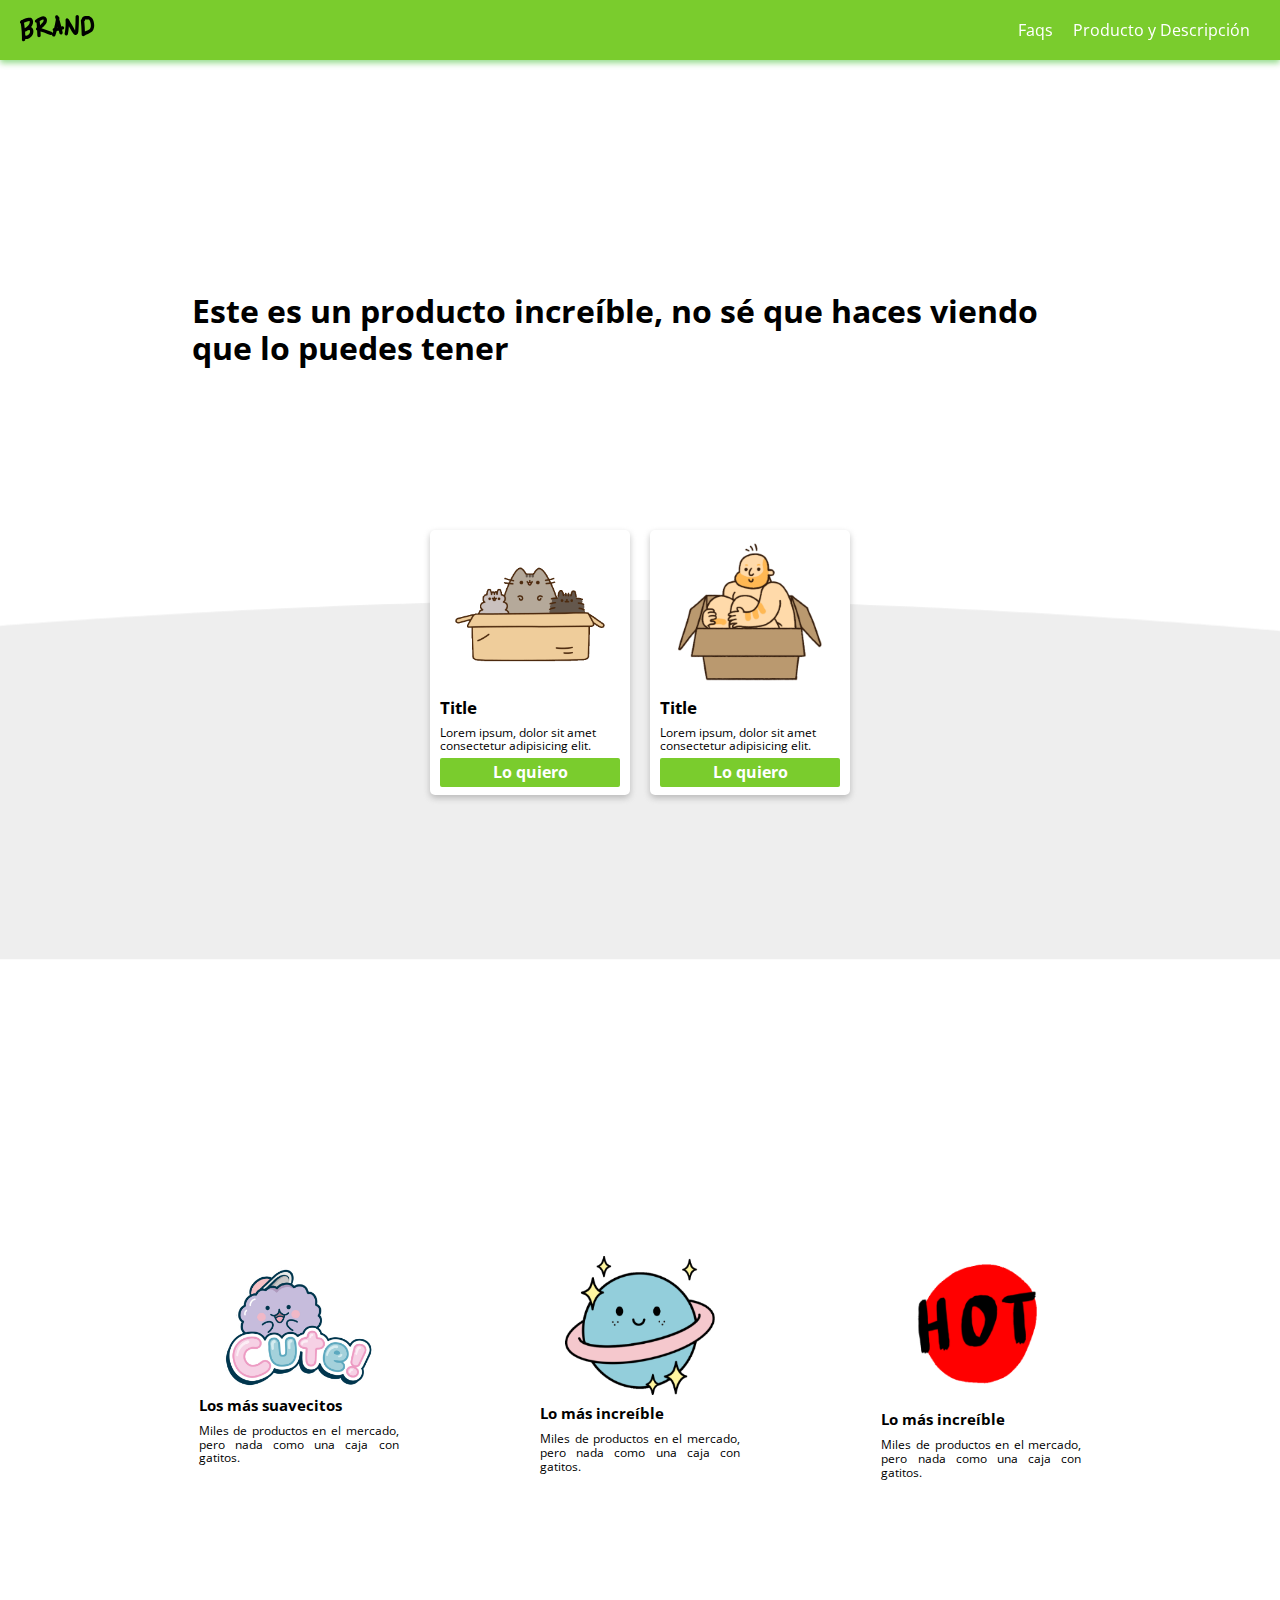
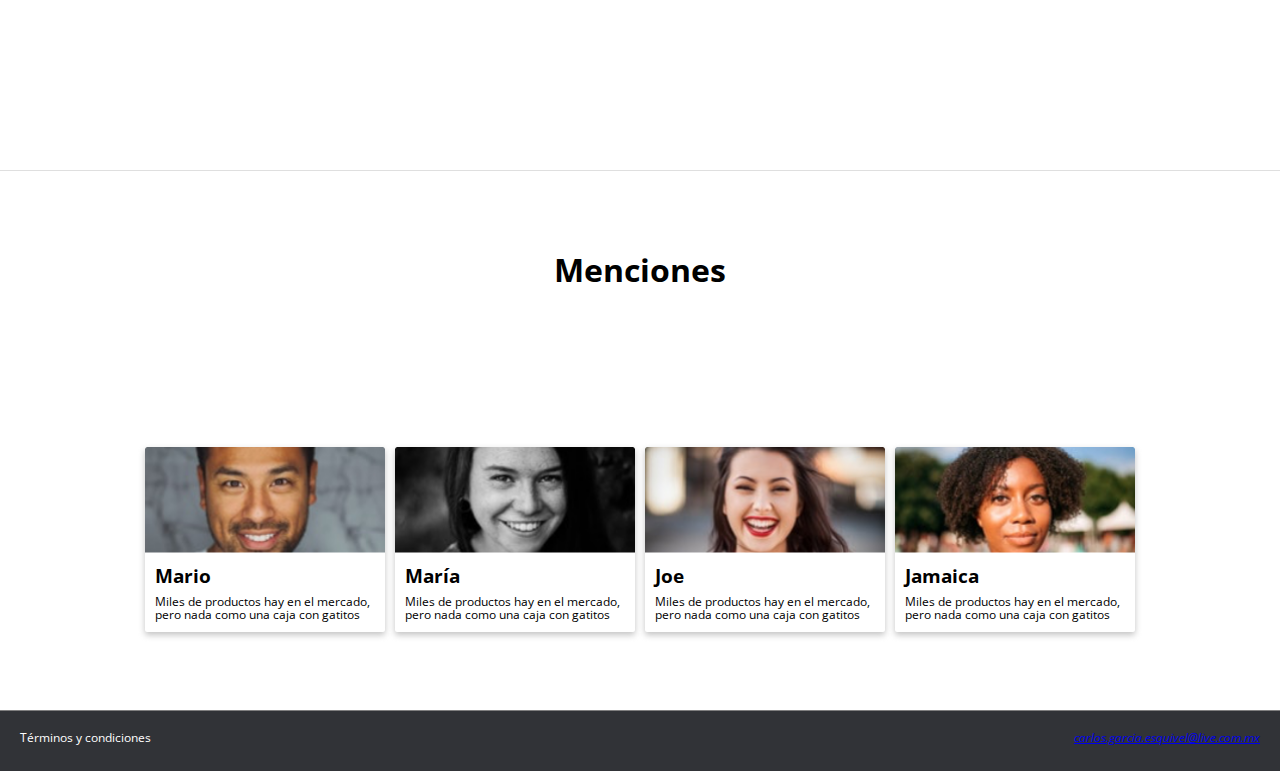
<file: index.html>
<!DOCTYPE html>
<html lang="es">
  <head>
    <meta charset="UTF-8" />
    <meta name="viewport" content="width=device-width, initial-scale=1.0" />
    <meta http-equiv="X-UA-Compatible" content="ie=edge" />
    <title>Curso de HTML y CSS</title>
    <link rel="stylesheet" href="src/css/normalize.css" />
    <link rel="stylesheet" href="src/css/styles.css" />
    <link rel="stylesheet" href="src/css/mobile.css" />
    <link rel="stylesheet" href="src/css/animations.css" />
  </head>

  <body>
    <header class="fadeInDown">
      <nav>
        <section id="brand">
          <a href="index.html">
            <img src="src/images/logo.png" alt="Brand" />
          </a>
        </section>
        <section id="menu">
          <ul>
            <li><a href="#">Faqs</a></li>
            <li><a href="products.html">Producto y Descripción</a></li>
          </ul>
        </section>
      </nav>
    </header>
    <main>
      <h1 class="fadeIn">
        Este es un producto increíble, no sé que haces viendo que lo puedes
        tener
      </h1>
    </main>
    <section id="products_container">
      <div class="card fadeInUp">
        <div class="img_container">
          <img src="src/images/box2.png" alt="" />
        </div>
        <h2>Title</h2>
        <p>Lorem ipsum, dolor sit amet consectetur adipisicing elit.</p>
        <a href="venta.html">Lo quiero</a>
      </div>
      <div class="card fadeInUp">
        <div class="img_container">
          <img src="src/images/box1.png" alt="" />
        </div>
        <h2>Title</h2>
        <p>Lorem ipsum, dolor sit amet consectetur adipisicing elit.</p>
        <a href="venta.html">Lo quiero</a>
      </div>
    </section>
    <section id="section_two">
      <div class="card_two">
        <div class="img_container">
          <img src="src/images/b1.png" alt="" />
        </div>
        <h2>Los más suavecitos</h2>
        <p>
          Miles de productos en el mercado, pero nada como una caja con gatitos.
        </p>
      </div>
      <div class="card_two">
        <div class="img_container">
          <img src="src/images/b2.png" alt="" />
        </div>
        <h2>Lo más increíble</h2>
        <p>
          Miles de productos en el mercado, pero nada como una caja con gatitos.
        </p>
      </div>
      <div class="card_two">
        <div class="img_container">
          <img src="src/images/b3.png" alt="" />
        </div>
        <h2>Lo más increíble</h2>
        <p>
          Miles de productos en el mercado, pero nada como una caja con gatitos.
        </p>
      </div>
    </section>
    <div class="separator"></div>
    <section id="mentions">
      <h1>Menciones</h1>
      <div class="mentions-container">
        <div class="mention">
          <div class="img_container">
            <img src="src/images/p1.png" alt="" />
          </div>
          <div class="info-container">
            <h3>Mario</h3>
            <p>
              Miles de productos hay en el mercado, pero nada como una caja con
              gatitos
            </p>
          </div>
        </div>
        <div class="mention">
          <div class="img_container">
            <img src="src/images/p2.png" alt="" />
          </div>
          <div class="info-container">
            <h3>María</h3>
            <p>
              Miles de productos hay en el mercado, pero nada como una caja con
              gatitos
            </p>
          </div>
        </div>
        <div class="mention">
          <div class="img_container">
            <img src="src/images/p3.png" alt="" />
          </div>
          <div class="info-container">
            <h3>Joe</h3>
            <p>
              Miles de productos hay en el mercado, pero nada como una caja con
              gatitos
            </p>
          </div>
        </div>
        <div class="mention">
          <div class="img_container">
            <img src="src/images/p4.png" alt="" />
          </div>
          <div class="info-container">
            <h3>Jamaica</h3>
            <p>
              Miles de productos hay en el mercado, pero nada como una caja con
              gatitos
            </p>
          </div>
        </div>
      </div>
    </section>
    <footer>
      <span>Términos y condiciones</span>
      <address>
        <a href="mailto:carlos.garcia.esquivel@live.com.mx"
          >carlos.garcia.esquivel@live.com.mx</a
        >
      </address>
    </footer>
  </body>
</html>
</file>
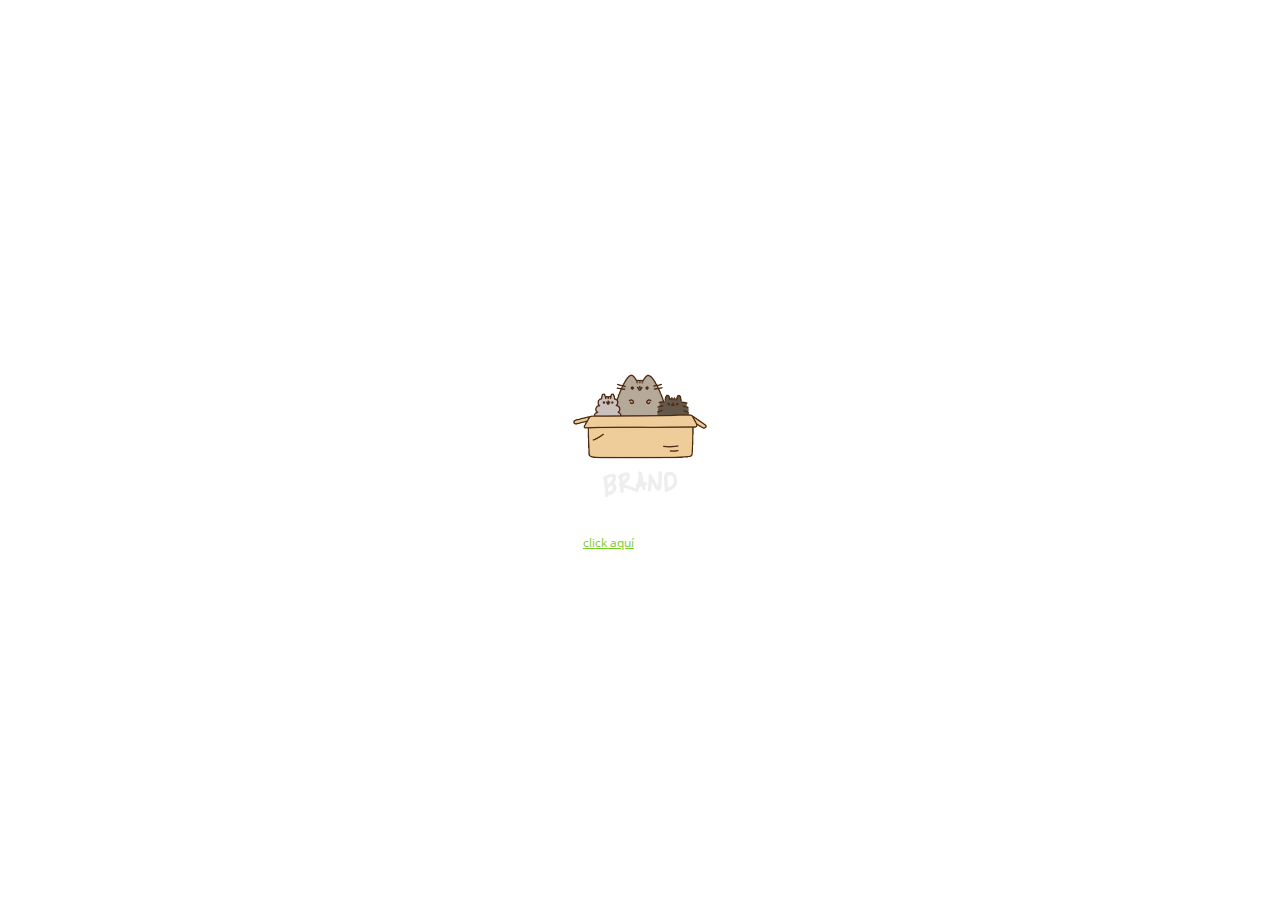
<file: exito.html>
<!DOCTYPE html>
<html lang="es">
  <head>
    <meta charset="UTF-8" />
    <meta name="viewport" content="width=device-width, initial-scale=1.0" />
    <meta http-equiv="X-UA-Compatible" content="ie=edge" />
    <link rel="stylesheet" href="src/css/normalize.css" />
    <link rel="stylesheet" href="src/css/styles.css" />
    <link rel="stylesheet" href="src/css/animations.css" />
    <link rel="stylesheet" href="src/css/paypal.css" />
    <title>Éxito</title>
  </head>
  <body>
    <div class="content-paypal-success">
      <img src="src/images/box_brand.png" alt="Box brand" />
      <h3>!Yay¡, Tu compra se realizo con éxito.</h3>
      <p>Haz <a href="index.html">click aquí</a> para ir al home</p>
    </div>
  </body>
</html>
</file>
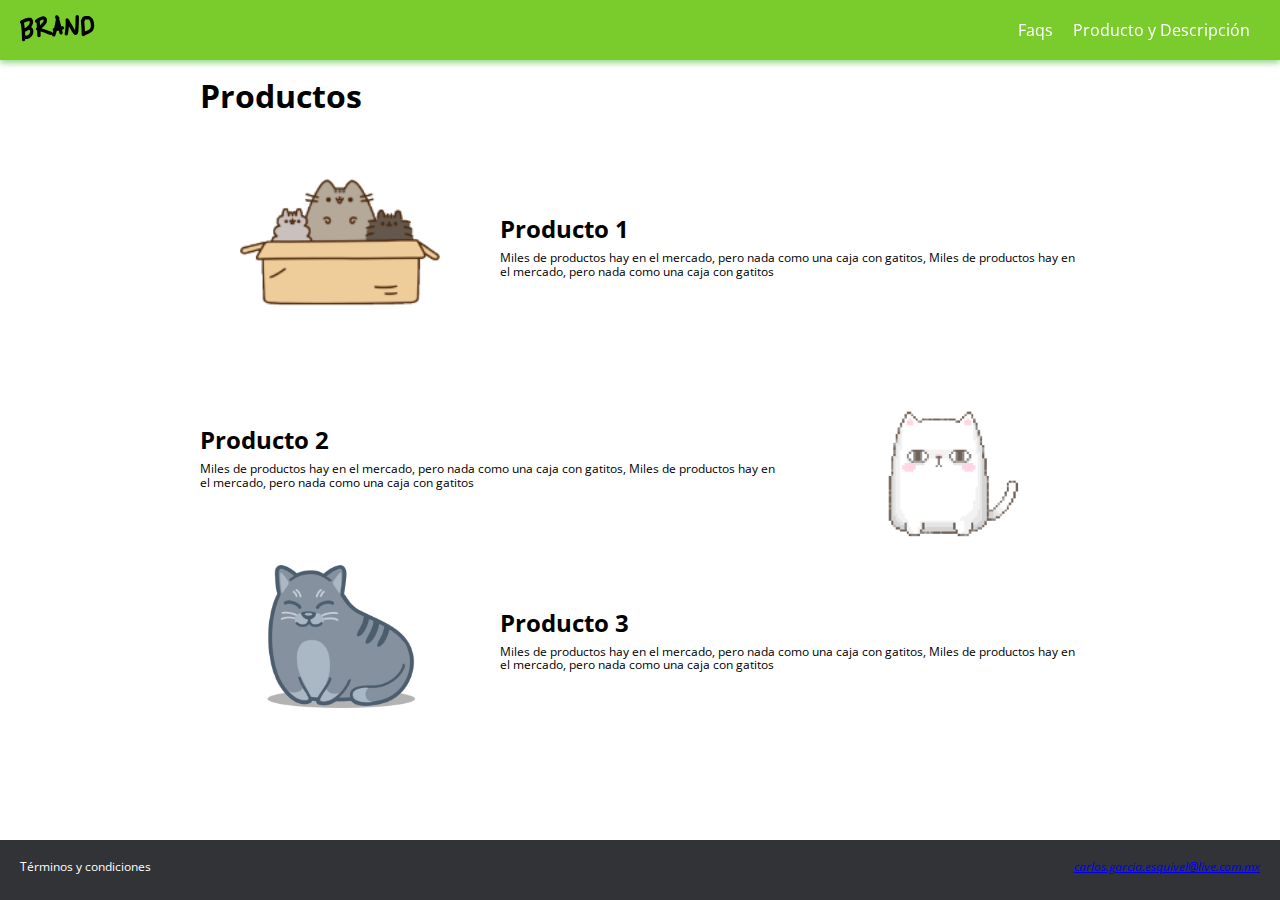
<file: products.html>
<!DOCTYPE html>
<html lang="es">
  <head>
    <meta charset="UTF-8" />
    <meta name="viewport" content="width=device-width, initial-scale=1.0" />
    <meta http-equiv="X-UA-Compatible" content="ie=edge" />
    <title>Curso de HTML y CSS</title>
    <link rel="stylesheet" href="src/css/normalize.css" />
    <link rel="stylesheet" href="src/css/styles.css" />
    <link rel="stylesheet" href="src/css/mobile.css" />
    <link rel="stylesheet" href="src/css/animations.css" />
    <link rel="stylesheet" href="src/css/grid.css" />
    <link rel="stylesheet" href="src/css/products.css" />
  </head>

  <body>
    <header class="fadeInDown">
      <nav>
        <section id="brand">
          <a href="index.html">
            <img src="src/images/logo.png" alt="" />
          </a>
        </section>
        <section id="menu">
          <ul>
            <li><a href="#">Faqs</a></li>
            <li><a href="#">Producto y Descripción</a></li>
          </ul>
        </section>
      </nav>
    </header>
    <div class="container">
      <div class="row">
        <div class="col-12">
          <h1>Productos</h1>
        </div>
      </div>
      <div class="row">
        <div class="col-4">
          <img src="src/images/box2.png" width="200" alt="Producto 1" />
        </div>
        <div class="col-8 product">
          <h2>Producto 1</h2>
          <p>
            Miles de productos hay en el mercado, pero nada como una caja con
            gatitos, Miles de productos hay en el mercado, pero nada como una
            caja con gatitos
          </p>
        </div>
      </div>
      <div class="row">
        <div class="col-4">
          <img src="src/images/ben2.png" width="200" alt="Producto 2" />
        </div>
        <div class="col-8 product">
          <h2>Producto 2</h2>
          <p>
            Miles de productos hay en el mercado, pero nada como una caja con
            gatitos, Miles de productos hay en el mercado, pero nada como una
            caja con gatitos
          </p>
        </div>
      </div>
      <div class="row">
        <div class="col-4">
          <img src="src/images/ben3.png" width="150" alt="" />
        </div>
        <div class="col-8 product">
          <h2>Producto 3</h2>
          <p>
            Miles de productos hay en el mercado, pero nada como una caja con
            gatitos, Miles de productos hay en el mercado, pero nada como una
            caja con gatitos
          </p>
        </div>
      </div>
    </div>
    <footer>
      <span>Términos y condiciones</span>
      <address>
        <a href="mailto:carlos.garcia.esquivel@live.com.mx"
          >carlos.garcia.esquivel@live.com.mx</a
        >
      </address>
    </footer>
  </body>
</html>
</file>
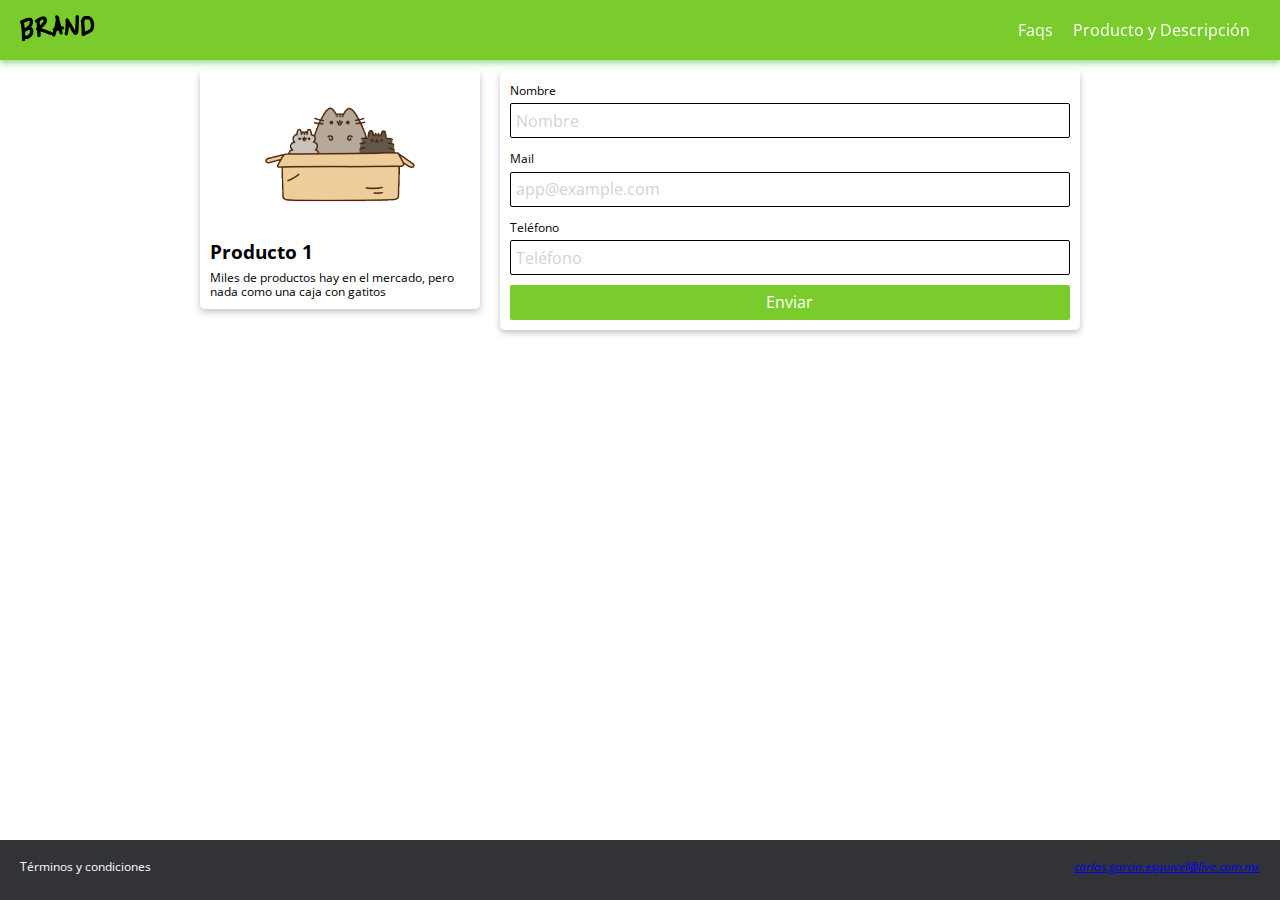
<file: venta.html>
<!DOCTYPE html>
<html lang="es">
  <head>
    <meta charset="UTF-8" />
    <meta name="viewport" content="width=device-width, initial-scale=1.0" />
    <meta http-equiv="X-UA-Compatible" content="ie=edge" />
    <title>Curso de HTML y CSS</title>
    <link rel="stylesheet" href="src/css/normalize.css" />
    <link rel="stylesheet" href="src/css/styles.css" />
    <link rel="stylesheet" href="src/css/mobile.css" />
    <link rel="stylesheet" href="src/css/animations.css" />
    <link rel="stylesheet" href="src/css//grid.css" />
  </head>

  <body>
    <header class="fadeInDown">
      <nav>
        <section id="brand">
          <a href="index.html">
            <img src="src/images/logo.png" alt="" />
          </a>
        </section>
        <section id="menu">
          <ul>
            <li><a href="#">Faqs</a></li>
            <li><a href="products.html">Producto y Descripción</a></li>
          </ul>
        </section>
      </nav>
    </header>
    <div class="container">
      <div class="row">
        <div class="col-4">
          <div class="modulo_pago">
            <div class="modulo_pago_img">
              <img src="src/images/box2.png" alt="" />
            </div>
            <h3>Producto 1</h3>
            <p>
              Miles de productos hay en el mercado, pero nada como una caja con
              gatitos
            </p>
          </div>
        </div>
        <div class="col-8">
          <div class="modulo_pago">
            <form
              action="https://www.paypal.com/cgi-bin/webscr?cmd=_s-xclick&hosted_button_id=W6XWJB843T5DQ"
              method="POST"
            >
              <label for="first_name">Nombre</label><br />
              <input
                type="text"
                class="modulo_pago_input"
                name="first_name"
                id="first_name"
                placeholder="Nombre"
              /><br />
              <label for="mail">Mail</label><br />
              <input
                type="email"
                class="modulo_pago_input"
                name="email"
                id="email"
                placeholder="app@example.com"
              /><br />
              <label for="phone">Teléfono</label><br />
              <input
                type="text"
                class="modulo_pago_input"
                name="phone"
                id="phone"
                placeholder="Teléfono"
              />
              <input type="submit" value="Enviar" class="main_btn" />
            </form>
          </div>
        </div>
      </div>
    </div>
    <footer>
      <span>Términos y condiciones</span>
      <address>
        <a href="mailto:carlos.garcia.esquivel@live.com.mx"
          >carlos.garcia.esquivel@live.com.mx</a
        >
      </address>
    </footer>
  </body>
</html>
</file>
<file: src/css/styles.css>
@import url('https://fonts.googleapis.com/css?family=Open+Sans:400,700&display=swap');
:root {
  --green-color: #7acc2d;
  --green-shadow: 0px 3px 6px #26b7137e;
  --gray-shadow: 0px 3px 6px rgba(133, 134, 133, 0.494);
  --gray-shadow-hover: 0px 3px 15px rgba(133, 134, 133, 0.494);
  --border-radius: 5px;
  --withe-color: white;
}

* {
  margin: 0px;
  padding: 0px;
  box-sizing: border-box;
  font-family: 'Open Sans', sans-serif;
}

body {
  padding-top: 60px;
}

h1,
h2,
h3,
h4,
h5,
h6 {
  margin: 8px 0px;
}

p,
label {
  font-size: 12px;
}

header {
  width: 100%;
  position: fixed;
  z-index: 1;
  height: 60px;
  top: 0;
}

nav {
  width: 100%;
  height: 100%;
  display: flex;
  justify-content: space-between;
  align-items: center;
  background-color: var(--green-color);
  padding: 0px 20px;
  box-shadow: var(--green-shadow);
}

#menu ul {
  display: flex;
  list-style: none;
}

#menu ul li a {
  height: 35px;
  display: flex;
  align-items: center;
  padding: 0px 10px;
  border-radius: 3px;
  color: white;
  text-decoration: none;
}

#menu ul li a:hover {
  transition: 2s;
  background-color: rgba(0, 0, 0, 0.2);
}

main {
  height: 60vh;
  padding: 15%;
  display: flex;
  justify-content: center;
  align-items: center;
}

#products_container {
  height: 40vh;
  background-image: url('../images/curve.png');
  background-size: cover;
  background-position: center top;
  display: flex;
  justify-content: center;
}

.card {
  width: 200px;
  height: 265px;
  background-color: white;
  margin: 10px;
  margin-top: -70px;
  padding: 10px;
  border-radius: 5px;
  box-shadow: var(--gray-shadow);
}

.card:hover {
  box-shadow: var(--gray-shadow-hover);
}

.card .img_container {
  display: flex;
  justify-content: center;
}

.card h2 {
  font-size: 17px;
}

.card p {
  font-size: 12px;
}

.card a {
  display: block;
  padding: 5px;
  margin: 5px 0px;
  border-radius: 2px;
  background-color: var(--green-color);
  text-decoration: none;
  color: white;
  text-align: center;
  font-weight: bold;
}

.card a:hover {
  box-shadow: var(--green-shadow);
}

.main_btn {
  background-color: var(--green-color);
  color: white;
  width: 100%;
  height: 35px;
  border: none;
  border-radius: 2px;
  outline: none;
  cursor: pointer;
}

#section_two {
  height: 90vh;
  width: 100%;
  display: flex;
  justify-content: space-around;
  align-items: center;
  padding: 0% 10%;
}
.card_two {
  width: 200px;
  margin: 20px;
}
.card_two .img_container {
  display: flex;
  justify-content: center;
}
.card_two .img_container img {
  width: 150px;
}

.card_two h2 {
  font-size: 15px;
  margin: 10px 0px;
}

.card_two p {
  font-size: 12px;
  text-align: justify;
}

.separator {
  border: 0px;
  border-bottom: 1px solid #9b9b9b52;
}

#mentions {
  height: 60vh;
  width: 100%;
  padding: 0% 10%;
  border-bottom: 1px solid gray;
  display: flex;
  flex-direction: column;
  justify-content: space-around;
}

#mentions h1 {
  width: 100%;
  text-align: center;
}

.mentions-container {
  display: flex;
  justify-content: center;
}

.mention {
  cursor: pointer;
  width: 240px;
  margin: 5px;
  box-shadow: var(--gray-shadow);
  border-radius: 2px;
}

.mention:hover {
  box-shadow: var(--gray-shadow-hover);
}

.mention .img_container {
  height: 100px;
}

.mention .img_container img {
  border-radius: 2px 2px 0px 0px;
  width: 100%;
}

.mention .info-container {
  padding: 10px;
}

.mention p {
  font-size: 12px;
}

footer {
  height: 60px;
  width: 100%;
  background-color: #313337;
  color: var(--withe-color);
  font-size: 12px;
  display: flex;
  justify-content: space-between;
  padding: 20px;
}

.product {
  display: flex;
  flex-direction: column;
  justify-content: center;
}

.product h2 {
  margin-bottom: 8px;
}

.product p {
  font-size: 12px;
}

.modulo_pago {
  background-color: var(--withe-color);
  box-shadow: var(--gray-shadow);
  padding: 10px;
  border-radius: var(--border-radius);
}

.modulo_pago_input {
  margin: 5px 0px 10px;
  width: 100%;
  border: 1px solid black;
  border-radius: 2px;
  height: 35px;
  padding: 5px;
  outline: none;
}

.modulo_pago input::placeholder {
  color: lightgray;
}

.modulo_pago_img {
  max-width: 150px;
  margin: auto;
}
</file>
<file: src/css/mobile.css>
@media (max-width: 600px) {
    main {
        padding: 4%;
        text-align: center;
    }

    main h1 {
        font-size: 24px;
    }
    #products_container {
        flex-direction: column;
        align-items: center;
        height: auto;
        padding: 5%;
    }

    .card {
        width: 70%;
        margin-top: auto;
    }
    
    #section_two {
        padding: 10% 0%;
        height: auto;
        flex-direction: column;
    }

    .card_two {
        margin: 5%;
    }

    #mentions {
        height: auto;
        padding: 10%
    }

    .mention {
        margin: 5%;
    }
    .mentions-container {
        flex-direction: column;
        align-items: center;
    }

    #menu {
        display: none;
    }
}
</file>
<file: src/css/animations.css>
.fadeIn {
    -webkit-animation-duration: 4s;
    animation-duration: 4s;
    -webkit-animation-fill-mode: both;
    animation-fill-mode: both;
    -webkit-animation-name: fadeIn;
    animation-name: fadeIn;
}

@keyframes fadeIn {
    from {
        opacity: 0;
    }
    to {
        opacity: 1;
    }
}

.fadeInDown {
    -webkit-animation-duration: 1s;
    animation-duration: 1s;
    -webkit-animation-fill-mode: both;
    animation-fill-mode: both;
    -webkit-animation-name: fadeInDown;
    animation-name: fadeInDown;
}

@keyframes fadeInDown {
    from {
        opacity: 0;
        transform: translate3d(0, -100%, 0);
    }
    to {
        opacity: 1;
        transform: translate3d(0, 0, 0);
    }
}

.fadeInUp {
    animation-duration: 1s;
    animation-fill-mode: both;
    animation-name: fadeInUp;
}

@keyframes fadeInUp {
    from {
        opacity: 0;
        transform: translate3d(0, 100%, 0);
    }

    to {
        opacity: 1;
        transform: translate3d(0, 0, 0);
    }
}
</file>
<file: src/css/paypal.css>
body {
  background-color: var(--black-color);
  color: var(--withe-color);
  padding: 0px;
}

.content-paypal-success {
  text-align: center;
  min-height: calc(100vh);
  display: flex;
  flex-direction: column;
  justify-content: center;
  align-items: center;
}

.content-paypal-success a {
  color: var(--green-color);
}
</file>
<file: src/css/grid.css>
:root {
  --col-width: 8.33333333333%;
}
.container {
  max-width: 900px;
  margin: auto;
  min-height: calc(100vh - 120px);
}

.row {
  display: flex;
}

.col-1 {
  width: var(--col-width);
}

.col-2 {
  width: calc(var(--col-width) * 2);
}

.col-3 {
  width: calc(var(--col-width) * 3);
}

.col-4 {
  width: calc(var(--col-width) * 4);
}

.col-5 {
  width: calc(var(--col-width) * 5);
}

.col-6 {
  width: calc(var(--col-width) * 6);
}

.col-7 {
  width: calc(var(--col-width) * 7);
}

.col-8 {
  width: calc(var(--col-width) * 8);
}

.col-9 {
  width: calc(var(--col-width) * 9);
}

.col-10 {
  width: calc(var(--col-width) * 10);
}

.col-11 {
  width: calc(var(--col-width) * 11);
}

.col-12 {
  width: calc(var(--col-width) * 12);
}

[class*='col-'] {
  padding: 10px;
}

@media (max-width: 900px) {
  .row {
    display: inherit;
  }

  [class*='col-'] {
    width: 100%;
  }
}
</file>
<file: src/css/products.css>
.container .row:nth-child(3) .col-4 {
  order: 2;
}
[class='col-4'] {
  display: flex;
  justify-content: center;
}
</file>
